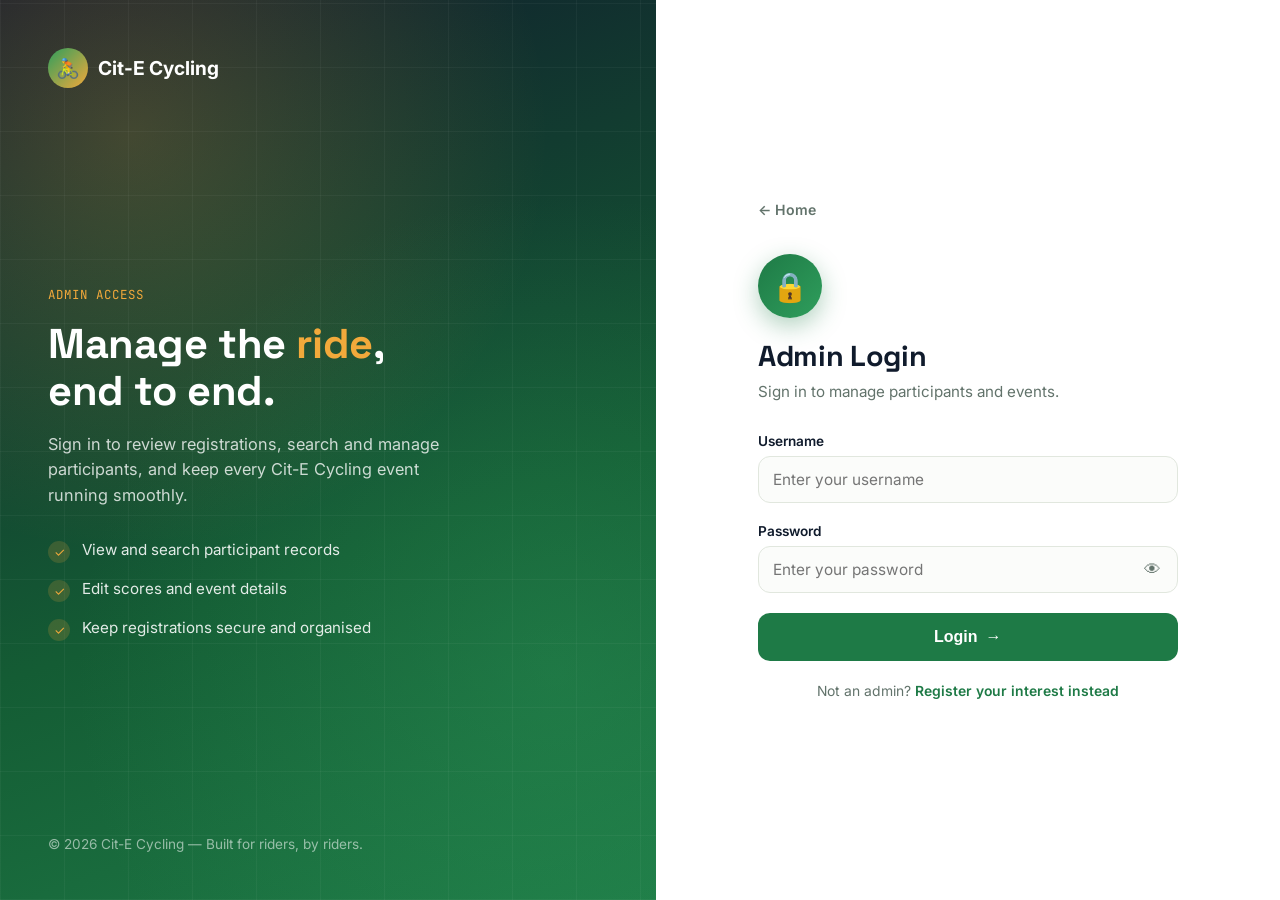
<file: admin_login.html>
<!DOCTYPE html>
<html lang="en">

<head>
    <meta charset="UTF-8">
    <meta name="viewport" content="width=device-width, initial-scale=1.0">
    <title>Admin Login | Cit-E Cycling</title>

    <link rel="preconnect" href="https://fonts.googleapis.com">
    <link rel="preconnect" href="https://fonts.gstatic.com" crossorigin>
    <link
        href="https://fonts.googleapis.com/css2?family=Space+Grotesk:wght@500;600;700&family=Inter:wght@400;500;600;700&family=JetBrains+Mono:wght@400;500;600&display=swap"
        rel="stylesheet">

    <style>
        :root {
            --forest: #1e7a46;
            --forest-dark: #145c34;
            --forest-light: #2f9e5c;
            --amber: #f2a93b;
            --amber-dark: #d88f1f;
            --ink: #101b2c;
            --ink-soft: #16243a;
            --paper: #f4f7f3;
            --muted: #62736b;
        }

        * {
            margin: 0;
            padding: 0;
            box-sizing: border-box;
        }

        html {
            scroll-behavior: smooth;
        }

        body {
            font-family: 'Inter', system-ui, -apple-system, sans-serif;
            color: var(--ink);
            background: var(--paper);
            min-height: 100vh;
        }

        h1,
        h2,
        h3,
        .logo-text {
            font-family: 'Space Grotesk', 'Inter', sans-serif;
            letter-spacing: -0.01em;
        }

        a {
            color: var(--forest);
        }

        /* ===== Page shell: split screen ===== */
        .page {
            min-height: 100vh;
            display: grid;
            grid-template-columns: 1.05fr 1fr;
        }

        /* ===== Left visual panel ===== */
        .panel-visual {
            position: relative;
            background:
                radial-gradient(circle at 20% 15%, rgba(242, 169, 59, .22), transparent 45%),
                radial-gradient(circle at 85% 75%, rgba(47, 158, 92, .3), transparent 55%),
                linear-gradient(160deg, var(--ink) 0%, var(--forest-dark) 60%, var(--forest) 100%);
            color: #fff;
            padding: 48px;
            display: flex;
            flex-direction: column;
            justify-content: space-between;
            overflow: hidden;
        }

        .panel-visual::before {
            content: '';
            position: absolute;
            inset: 0;
            background-image:
                repeating-linear-gradient(0deg, rgba(255, 255, 255, .04) 0 1px, transparent 1px 64px),
                repeating-linear-gradient(90deg, rgba(255, 255, 255, .04) 0 1px, transparent 1px 64px);
            pointer-events: none;
        }

        .brand {
            display: flex;
            align-items: center;
            gap: 10px;
            position: relative;
            z-index: 1;
            text-decoration: none;
            color: #fff;
        }

        .logo-mark {
            width: 40px;
            height: 40px;
            border-radius: 50%;
            background: linear-gradient(135deg, var(--forest-light), var(--amber));
            display: flex;
            align-items: center;
            justify-content: center;
            font-size: 1.15rem;
            flex-shrink: 0;
        }

        .brand span {
            font-weight: 700;
            font-size: 1.2rem;
        }

        .panel-copy {
            position: relative;
            z-index: 1;
            max-width: 420px;
        }

        .eyebrow {
            font-family: 'JetBrains Mono', monospace;
            font-size: .78rem;
            letter-spacing: .08em;
            text-transform: uppercase;
            color: var(--amber);
            margin-bottom: 18px;
            display: inline-block;
        }

        .panel-copy h1 {
            font-size: 2.6rem;
            line-height: 1.12;
            font-weight: 700;
            margin-bottom: 18px;
        }

        .panel-copy h1 .accent {
            color: var(--amber);
        }

        .panel-copy p {
            color: rgba(255, 255, 255, .78);
            font-size: 1.02rem;
            line-height: 1.55;
        }

        .perk-list {
            list-style: none;
            margin-top: 32px;
            display: flex;
            flex-direction: column;
            gap: 16px;
            position: relative;
            z-index: 1;
        }

        .perk-list li {
            display: flex;
            align-items: flex-start;
            gap: 12px;
            color: rgba(255, 255, 255, .88);
            font-size: .95rem;
        }

        .perk-check {
            width: 22px;
            height: 22px;
            border-radius: 50%;
            background: rgba(242, 169, 59, .18);
            color: var(--amber);
            display: flex;
            align-items: center;
            justify-content: center;
            font-size: .8rem;
            flex-shrink: 0;
            margin-top: 1px;
        }

        .panel-foot {
            position: relative;
            z-index: 1;
            font-size: .85rem;
            color: rgba(255, 255, 255, .55);
        }

        /* ===== Right form panel ===== */
        .panel-form {
            background: #fff;
            display: flex;
            align-items: center;
            justify-content: center;
            padding: 56px 48px;
        }

        .form-wrap {
            width: 100%;
            max-width: 420px;
        }

        .form-top {
            display: flex;
            justify-content: space-between;
            align-items: center;
            margin-bottom: 36px;
        }

        .nav-links {
            display: flex;
            gap: 18px;
            font-size: .88rem;
        }

        .nav-links a {
            text-decoration: none;
            color: var(--muted);
            font-weight: 500;
        }

        .nav-links a:hover,
        .nav-links a.active {
            color: var(--forest);
        }

        .icon-circle {
            width: 64px;
            height: 64px;
            border-radius: 50%;
            background: linear-gradient(135deg, var(--forest), var(--forest-light));
            color: #fff;
            display: flex;
            justify-content: center;
            align-items: center;
            font-size: 1.8rem;
            margin-bottom: 20px;
            box-shadow: 0 .5rem 1.5rem rgba(30, 122, 70, .35);
        }

        .form-wrap h2 {
            font-size: 1.8rem;
            font-weight: 700;
            margin-bottom: 8px;
        }

        .form-wrap>p.lead {
            color: var(--muted);
            font-size: .95rem;
            margin-bottom: 32px;
        }

        .field {
            margin-bottom: 20px;
        }

        .field label {
            display: block;
            font-weight: 600;
            font-size: .85rem;
            margin-bottom: 7px;
            color: var(--ink);
        }

        .input-shell {
            position: relative;
            border: 1.5px solid #e1e7de;
            border-radius: 12px;
            transition: border-color .2s, box-shadow .2s;
            background: #fbfcfa;
        }

        .input-shell:focus-within {
            border-color: var(--forest);
            box-shadow: 0 0 0 4px rgba(30, 122, 70, .1);
            background: #fff;
        }

        .input-shell input {
            width: 100%;
            border: none;
            background: transparent;
            padding: 13px 14px;
            font-family: inherit;
            font-size: .96rem;
            border-radius: 12px;
            outline: none;
        }

        .input-shell.has-toggle input {
            padding-right: 42px;
        }

        .toggle-pass {
            position: absolute;
            right: 12px;
            top: 50%;
            transform: translateY(-50%);
            cursor: pointer;
            color: var(--muted);
            font-size: 1.05rem;
            user-select: none;
            background: none;
            border: none;
            line-height: 1;
            padding: 4px;
        }

        .toggle-pass:hover {
            color: var(--forest);
        }

        .btn-submit {
            width: 100%;
            padding: 15px;
            border-radius: 12px;
            border: none;
            cursor: pointer;
            background: var(--forest);
            color: #fff;
            font-size: 1rem;
            font-weight: 600;
            display: flex;
            align-items: center;
            justify-content: center;
            gap: 8px;
            transition: background .2s, transform .2s;
            margin-top: 8px;
        }

        .btn-submit:hover {
            background: var(--forest-dark);
            transform: translateY(-1px);
        }

        .form-bottom-note {
            text-align: center;
            margin-top: 22px;
            font-size: .87rem;
            color: var(--muted);
        }

        .form-bottom-note a {
            font-weight: 600;
            text-decoration: none;
        }

        /* ===== Responsive ===== */
        @media (max-width: 980px) {
            .page {
                grid-template-columns: 1fr;
            }

            .panel-visual {
                padding: 40px 32px;
                min-height: 280px;
            }

            .panel-copy h1 {
                font-size: 2rem;
            }

            .perk-list {
                display: none;
            }

            .panel-form {
                padding: 40px 28px;
            }
        }

        @media (max-width: 480px) {
            .form-top {
                flex-direction: column;
                align-items: flex-start;
                gap: 14px;
            }
        }
    </style>
</head>

<body>

    <div class="page">

        <!-- LEFT: brand / visual panel -->
        <div class="panel-visual">
            <a class="brand" href="index.html" aria-label="Cit-E Cycling home">
                <span class="logo-mark">🚴</span>
                <span>Cit-E Cycling</span>
            </a>

            <div class="panel-copy">
                <span class="eyebrow">Admin access</span>
                <h1>Manage the <span class="accent">ride</span>, end to end.</h1>
                <p>Sign in to review registrations, search and manage participants, and keep every
                    Cit-E Cycling event running smoothly.</p>

                <ul class="perk-list">
                    <li><span class="perk-check">&check;</span> View and search participant records</li>
                    <li><span class="perk-check">&check;</span> Edit scores and event details</li>
                    <li><span class="perk-check">&check;</span> Keep registrations secure and organised</li>
                </ul>
            </div>

            <p class="panel-foot">&copy; 2026 Cit-E Cycling &mdash; Built for riders, by riders.</p>
        </div>

        <!-- RIGHT: form panel -->
        <div class="panel-form">
            <div class="form-wrap">

                <div class="form-top">
                    <a href="index.html"
                        style="text-decoration:none; color:var(--muted); font-weight:600; font-size:.88rem;">&larr;
                        Home</a>
                    <div class="nav-links">
                        <!-- <a href="register_form.html">Register</a> -->
                        <!-- <a href="admin_login.html" class="active">Admin login</a> -->
                    </div>
                </div>

                <div class="icon-circle">🔒</div>
                <h2>Admin Login</h2>
                <p class="lead">Sign in to manage participants and events.</p>

                <form action="login.php" method="POST">

                    <div class="field">
                        <label for="username">Username</label>
                        <div class="input-shell">
                            <input type="text" id="username" name="username" placeholder="Enter your username" required>
                        </div>
                    </div>

                    <div class="field">
                        <label for="password">Password</label>
                        <div class="input-shell has-toggle">
                            <input type="password" id="password" name="password" placeholder="Enter your password"
                                required>
                            <button type="button" class="toggle-pass" id="togglePass"
                                aria-label="Show password">&#128065;</button>
                        </div>
                    </div>

                    <button class="btn-submit" type="submit">
                        Login <span aria-hidden="true">&rarr;</span>
                    </button>
                </form>

                <p class="form-bottom-note">Not an admin? <a href="register_form.html">Register your interest
                        instead</a></p>
            </div>
        </div>

    </div>

    <script>
        const toggleBtn = document.getElementById('togglePass');
        const passInput = document.getElementById('password');
        toggleBtn.addEventListener('click', () => {
            const isHidden = passInput.type === 'password';
            passInput.type = isHidden ? 'text' : 'password';
            toggleBtn.innerHTML = isHidden ? '&#128064;' : '&#128065;';
            toggleBtn.setAttribute('aria-label', isHidden ? 'Hide password' : 'Show password');
        });
    </script>

    <!-- ===== DEV-ONLY AUTO-RELOAD (remove before submission) =====
         Polls this page's Last-Modified header every second and
         reloads automatically when the file changes on save —
         mimics Live Server's auto-reload while running through XAMPP. -->
    <script>
        (function () {
            let lastModified = null;
            async function checkForChanges() {
                try {
                    const res = await fetch(window.location.href, { method: 'HEAD', cache: 'no-store' });
                    const modified = res.headers.get('Last-Modified');
                    if (modified) {
                        if (lastModified === null) {
                            lastModified = modified;
                        } else if (modified !== lastModified) {
                            window.location.reload();
                        }
                    }
                } catch (e) {
                    // server not reachable right now, just skip this check
                }
            }
            setInterval(checkForChanges, 1000);
        })();
    </script>
    <!-- ===== END DEV-ONLY AUTO-RELOAD ===== -->

</body>

</html>
</file>
